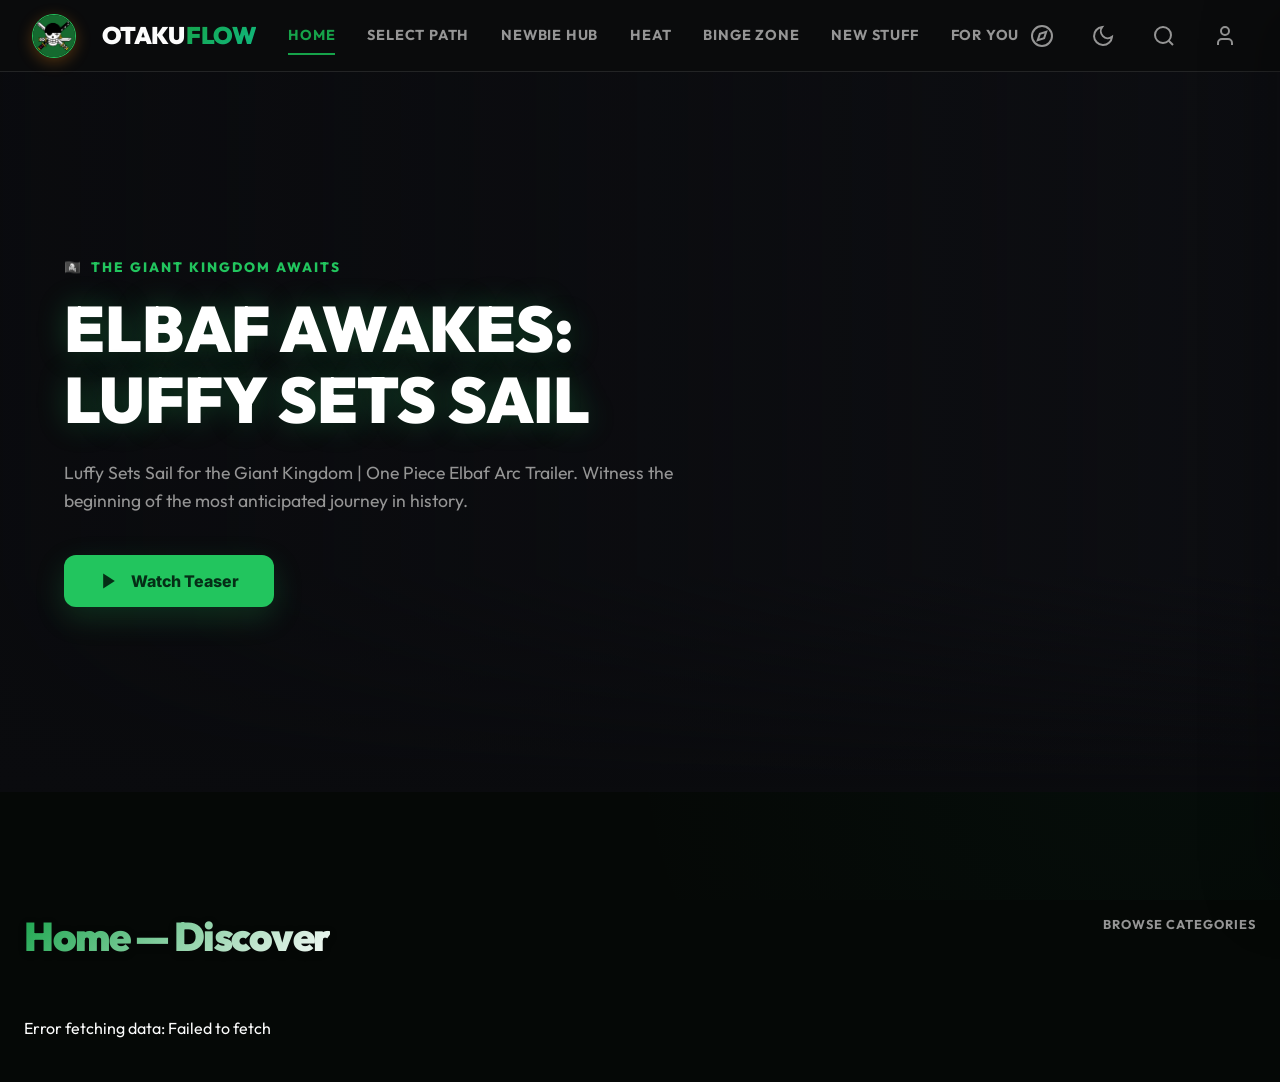
<file: index.html>
<!DOCTYPE html>
<html lang="en">
<head>
    <meta charset="UTF-8">
    <meta name="viewport" content="width=device-width, initial-scale=1.0">
    <title>Otaku-Flow | Watch High-Quality Anime</title>
    <link rel="stylesheet" href="style.css">
    <link href="https://fonts.googleapis.com/css2?family=Inter:wght@400;500;600;700;800;900&family=Outfit:wght@400;600;700;800;900&display=swap" rel="stylesheet">
</head>
<body>
    <!-- 1. DISCOVERY JOURNEY OVERLAY (Hidden by Default) -->
    <div class="type-selection-overlay hidden" id="selection-overlay">
        <!-- Floating anime background decorations -->
        <div class="anime-bg-layer">
            <div class="bokeh-layer"></div>
            <div class="particle-field"></div>
            <div class="god-rays"></div>
            <span class="floating-deco deco-1">⚔️</span>
            <span class="floating-deco deco-2">🍃</span>
            <span class="floating-deco petal-3">⚔️</span>
            <span class="floating-deco petal-4">🍃</span>
            <span class="floating-deco petal-5">⚔️</span>
            <span class="floating-deco petal-6">🍃</span>
            <span class="floating-deco star-1">✦</span>
            <span class="floating-deco star-2">✦</span>
            <span class="floating-deco star-3">✦</span>
            <span class="floating-deco star-4">✦</span>
            <span class="floating-deco star-5">✦</span>
            <span class="floating-deco star-6">✦</span>
            <div class="glow-orb orb-1"></div>
            <div class="glow-orb orb-2"></div>
            <div class="glow-orb orb-3"></div>
        </div>
        <div class="selection-content">
            <div class="selection-progress">
                <div class="progress-step active" data-step="1"></div>
                <div class="progress-step" data-step="2"></div>
                <div class="progress-step" data-step="3"></div>
            </div>
            <h1 class="selection-title" id="selection-title">Every journey begins with a choice</h1>
            <p class="selection-subtitle" id="selection-subtitle">What story calls to you?</p>
            <div class="type-grid" id="selection-grid">
                <!-- Content injected by app.js -->
            </div>
        </div>
    </div>

    <!-- 2. MAIN HEADER & NAVIGATION -->
    <header class="header">
        <a href="index.html" class="logo">
            <div class="logo-icon">
                <img src="logo/4cbf992843f12bc40618bfadd3aa9a9a.jpg" alt="Zoro Jolly Roger">
            </div>
            <span class="logo-text">OTAKU<span class="flow-accent">FLOW</span></span>
        </a>
        <nav class="nav-links">
            <a href="#" class="active" id="btn-home">HOME</a>
            <a href="#" id="btn-select-path">SELECT PATH</a>
            <a href="#" id="btn-first-time">NEWBIE HUB</a>
            <a href="#" id="btn-top">HEAT</a>
            <a href="#" id="btn-most-watched">BINGE ZONE</a>
            <a href="#" id="btn-trending">NEW STUFF</a>
            <a href="#" id="btn-for-you">FOR YOU</a>
        </nav>
        <div class="header_act">
            <button class="icon_botton compass-btn" id="btn-compass" title="Zoro's Compass">
                <svg width="24" height="24" viewBox="0 0 24 24" fill="none" stroke="currentColor" stroke-width="2"><circle cx="12" cy="12" r="10"/><path d="m16.24 7.76-2.12 6.36-6.36 2.12 2.12-6.36 6.36-2.12z"/></svg>
            </button>
            <button class="icon_botton" id="theme-toggle">
                <svg width="24" height="24" viewBox="0 0 24 24" fill="none" stroke="currentColor" stroke-width="2" class="moon-icon"><path d="M21 12.79A9 9 0 1 1 11.21 3 7 7 0 0 0 21 12.79z"/></svg>
                <svg width="24" height="24" viewBox="0 0 24 24" fill="none" stroke="currentColor" stroke-width="2" class="sun-icon" style="display:none;"><circle cx="12" cy="12" r="5"/><line x1="12" y1="1" x2="12" y2="3"/><line x1="12" y1="21" x2="12" y2="23"/><line x1="4.22" y1="4.22" x2="5.64" y2="5.64"/><line x1="18.36" y1="18.36" x2="19.78" y2="19.78"/><line x1="1" y1="12" x2="3" y2="12"/><line x1="21" y1="12" x2="23" y2="12"/><line x1="4.22" y1="19.78" x2="5.64" y2="18.36"/><line x1="18.36" y1="5.64" x2="19.78" y2="4.22"/></svg>
            </button>
            <button class="icon_botton" id="toggle-search">
                <svg width="24" height="24" viewBox="0 0 24 24" fill="none" stroke="currentColor" stroke-width="2"><circle cx="11" cy="11" r="8"/><path d="m21 21-4.3-4.3"/></svg>
            </button>
            <button class="icon_botton" id="btn-profile">
                <svg width="24" height="24" viewBox="0 0 24 24" fill="none" stroke="currentColor" stroke-width="2"><path d="M19 21v-2a4 4 0 0 0-4-4H9a4 4 0 0 0-4 4v2"/><circle cx="12" cy="7" r="4"/></svg>
            </button>
        </div>
    </header>
    <div class="search-overlay" id="search-container">
        <input type="text" id="search-input" placeholder="Search anime, episodes...">
        <button id="btn-search">SEARCH</button>
    </div>

    <!-- 3. TOP CINEMA BANNER (Hero Video) -->
    <section id="hero-blade" class="hero-blade"></section>

    <!-- 4. MAIN CONTENT AREA (Grid Display) -->
    <main class="content-container">
        <div class="content-header">
            <h1 class="header-title" id="current-category">Home — Discover</h1>
            <div class="header-controls">
                <button class="control-btn" id="btn-categories">BROWSE CATEGORIES</button>
            </div>
        </div>
        <div class="categories-overlay" id="categories-menu">
            <div class="genre-grid" id="genre-list"></div>
        </div>
        <div id="output">
        </div>
    </main>

    <!-- 5. USER PROFILE SIDEBAR -->
    <div class="sidebar-overlay" id="sidebar-overlay"></div>
    <div class="profile-sidebar" id="profile-sidebar">
        <div class="sidebar-header">
            <div class="user-info">
                <div class="user-avatar">
                   <svg width="24" height="24" viewBox="0 0 24 24" fill="none" stroke="currentColor" stroke-width="2"><path d="M20 21v-2a4 4 0 0 0-4-4H8a4 4 0 0 0-4 4v2"/><circle cx="12" cy="7" r="4"/></svg>
                </div>
                <div class="user-details">
                    <h3>Anime Fan</h3>
                    <p>Free Member</p>
                </div>
            </div>
            <button class="edit-btn">Edit</button>
        </div>
        <div class="sidebar-content">
            <div class="sidebar-menu-divider"></div>
            <a href="#" class="sidebar-item">
                <svg width="20" height="20" viewBox="0 0 24 24" fill="none" stroke="currentColor" stroke-width="2" stroke-linecap="round" stroke-linejoin="round"><path d="M20.84 4.61a5.5 5.5 0 0 0-7.78 0L12 5.67l-1.06-1.06a5.5 5.5 0 0 0-7.78 7.78l1.06 1.06L12 21.23l7.78-7.78 1.06-1.06a5.5 5.5 0 0 0 0-7.78z"/></svg>
                Favorites
            </a>
            <a href="#" class="sidebar-item">
                <svg width="20" height="20" viewBox="0 0 24 24" fill="none" stroke="currentColor" stroke-width="2" stroke-linecap="round" stroke-linejoin="round"><path d="M12 20v-6M6 20V10M18 20V4"/></svg>
                Watch History
            </a>
            <a href="#" class="sidebar-item">
                <svg width="20" height="20" viewBox="0 0 24 24" fill="none" stroke="currentColor" stroke-width="2" stroke-linecap="round" stroke-linejoin="round"><circle cx="12" cy="12" r="3"/><path d="M19.4 15a1.65 1.65 0 0 0 .33 1.82l.06.06a2 2 0 0 1 0 2.83 2 2 0 0 1-2.83 0l-.06-.06a1.65 1.65 0 0 0-1.82-.33 1.65 1.65 0 0 0-1 1.51V21a2 2 0 0 1-2 2 2 2 0 0 1-2-2v-.09A1.65 1.65 0 0 0 9 19.4a1.65 1.65 0 0 0-1.82.33l-.06.06a2 2 0 0 1-2.83 0 2 2 0 0 1 0-2.83l.06-.06a1.65 1.65 0 0 0 .33-1.82 1.65 1.65 0 0 0-1.51-1H3a2 2 0 0 1-2-2 2 2 0 0 1 2-2h.09A1.65 1.65 0 0 0 4.6 9a1.65 1.65 0 0 0-.33-1.82l-.06-.06a2 2 0 0 1 0-2.83 2 2 0 0 1 2.83 0l.06.06a1.65 1.65 0 0 0 1.82.33H9a1.65 1.65 0 0 0 1-1.51V3a2 2 0 0 1 2-2 2 2 0 0 1 2 2v.09a1.65 1.65 0 0 0 1 1.51 1.65 1.65 0 0 0 1.82-.33l.06-.06a2 2 0 0 1 2.83 0 2 2 0 0 1 0 2.83l-.06.06a1.65 1.65 0 0 0-.33 1.82V9a1.65 1.65 0 0 0 1.51 1H21a2 2 0 0 1 2 2 2 2 0 0 1-2 2h-.09a1.65 1.65 0 0 0-1.51 1z"/></svg>
                Settings
            </a>
            <div class="sidebar-menu-divider"></div>

            <div class="sidebar-menu-group">
                <a href="#" class="sidebar_menu_item">
                    <svg width="20" height="20" viewBox="0 0 24 24" fill="none" stroke="currentColor" stroke-width="2"
                        stroke-linecap="round" stroke-linejoin="round">
                        <circle cx="12" cy="12" r="10" />
                        <line x1="12" y1="8" x2="12" y2="12" />
                        <line x1="12" y1="16" x2="12.01" y2="16" />
                    </svg>
                    Help Center
                </a>
            </div>
            <a href="#" class="sidebar-item logout">
                <svg width="20" height="20" viewBox="0 0 24 24" fill="none" stroke="currentColor" stroke-width="2" stroke-linecap="round" stroke-linejoin="round"><path d="M9 21H5a2 2 0 0 1-2-2V5a2 2 0 0 1 2-2h4"/><polyline points="16 17 21 12 16 7"/><line x1="21" y1="12" x2="9" y2="12"/></svg>
                Log Out
            </a>
        </div>
    </div>
    <script src="config.js"></script>
    <script src="app.js"></script>
</body>
</html>
</file>
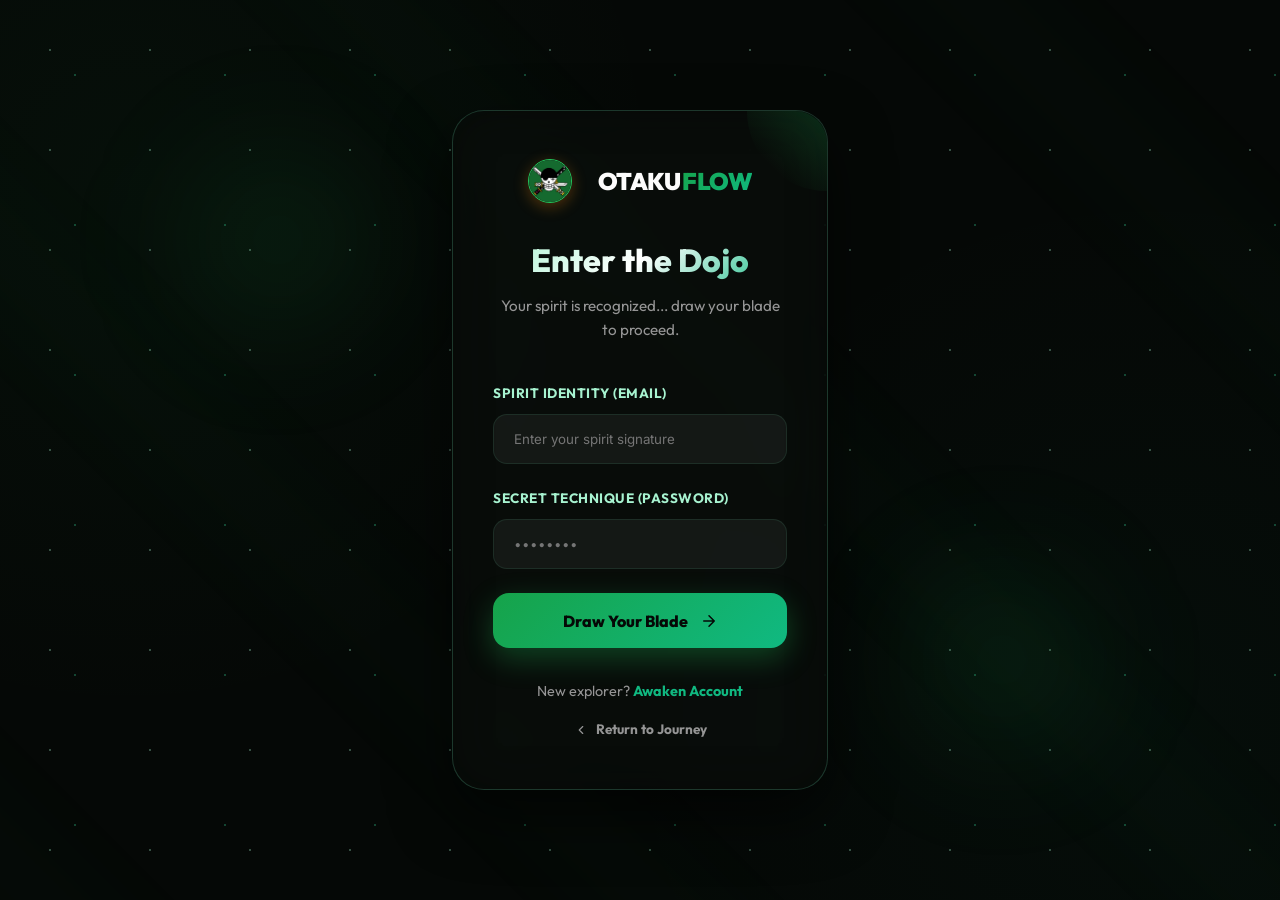
<file: login.html>
<!DOCTYPE html>
<html lang="en">

<head>
    <meta charset="UTF-8">
    <meta name="viewport" content="width=device-width, initial-scale=1.0">
    <title>Login | Otaku-Flow</title>
    <link rel="stylesheet" href="style.css">
    <link
        href="https://fonts.googleapis.com/css2?family=Inter:wght@400;500;600;700;800;900&family=Outfit:wght@400;600;700;800;900&display=swap"
        rel="stylesheet">
</head>

<body class="login-page">
    <!-- Cinematic Background -->
    <div class="anime-bg-layer">
        <div class="bokeh-layer"></div>
        <div class="particle-field"></div>
        <div class="god-rays"></div>
    </div>

    <div class="auth-container">
        <div class="auth-card">
            <a href="index.html" class="logo" style="margin-bottom: 2rem; justify-content: center;">
                <div class="logo-icon">
                    <img src="logo/4cbf992843f12bc40618bfadd3aa9a9a.jpg" alt="Zoro Jolly Roger">
                </div>
                <span class="logo-text" style="font-size: 1.5rem;">OTAKU<span class="flow-accent">FLOW</span></span>
            </a>
            <div class="auth-header">
                <h2>Enter the Dojo</h2>
                <p>Your spirit is recognized... draw your blade to proceed.</p>
            </div>
            <form id="login-form">
                <div class="form-group">
                    <label for="email">Spirit Identity (Email)</label>
                    <input type="email" id="email" placeholder="Enter your spirit signature" required>
                </div>
                <div class="form-group">
                    <label for="password">Secret Technique (Password)</label>
                    <input type="password" id="password" placeholder="••••••••" required>
                </div>
                <button type="submit" class="auth-btn">
                    <span>Draw Your Blade</span>
                    <svg width="18" height="18" viewBox="0 0 24 24" fill="none" stroke="currentColor" stroke-width="2" stroke-linecap="round" stroke-linejoin="round"><path d="M5 12h14m-7-7 7 7-7 7"/></svg>
                </button>
            </form>
            <div class="auth-footer">
                <p>New explorer? <a href="#">Awaken Account</a></p>
                <a href="index.html" class="back-home-link">
                    <svg width="14" height="14" viewBox="0 0 24 24" fill="none" stroke="currentColor" stroke-width="2" stroke-linecap="round" stroke-linejoin="round"><path d="m15 18-6-6 6-6"/></svg>
                    <span>Return to Journey</span>
                </a>
            </div>
        </div>
    </div>
    <script>

        document.getElementById('login-form').addEventListener('submit', (e) => {
            e.preventDefault();
            localStorage.setItem('otakuFlow_isLoggedIn', 'true');
            alert("Success! Welcome back to Otaku-Flow.");
            window.location.href = 'index.html';
        });
    </script>
</body>

</html>
</file>
<file: style.css>
* {
    margin: 0;
    padding: 0;
    box-sizing: border-box;
}


body {
    background-color: #050806;
    background-image: 
        radial-gradient(circle at 10% 20%, rgba(34, 197, 94, 0.04) 0%, transparent 40%),
        radial-gradient(circle at 90% 80%, rgba(16, 185, 129, 0.03) 0%, transparent 40%);
    background-attachment: fixed;
    color: #fcfcfc;
    font-family: 'Outfit', -apple-system, BlinkMacSystemFont, 'Segoe UI', Roboto, sans-serif;
    line-height: 1.6;
    transition: background-color 0.4s cubic-bezier(0.4, 0, 0.2, 1), color 0.4s ease;
    overflow-x: hidden;
}

/* Light Mode Overrides */
body.light_mode {
    background-color: #f7fdf9;
    background-image: 
        radial-gradient(circle at 10% 20%, rgba(34, 197, 94, 0.05) 0%, transparent 40%),
        radial-gradient(circle at 90% 80%, rgba(16, 185, 129, 0.04) 0%, transparent 40%);
    color: #064e3b;
}


.header {
    height: 72px;
    padding: 0 2rem;
    display: flex;
    align-items: center;
    justify-content: space-between;
    background-color: rgba(11, 12, 13, 0.95);
    backdrop-filter: blur(20px);
    -webkit-backdrop-filter: blur(20px);
    border-bottom: 1px solid rgba(255, 255, 255, 0.1);
    position: sticky;
    top: 0;
    z-index: 1000;
    transition: all 0.3s ease;
}

.logo {
    display: flex;
    align-items: center;
    gap: 0.85rem;
    cursor: pointer;
    text-decoration: none;
    color: inherit;
    transition: transform 0.3s ease;
}

.logo:hover {
    transform: scale(1.02);
}

.logo-icon {
    background: linear-gradient(135deg, #16a34a 0%, #10b981 100%);
    color: #0b0c0d;
    width: 38px;
    height: 38px;
    border-radius: 10px;
    display: flex;
    align-items: center;
    justify-content: center;
    box-shadow: 0 4px 15px rgba(249, 139, 22, 0.3);
}

.logo-text {
    font-family: 'Outfit', sans-serif;
    font-size: 1.5rem;
    font-weight: 900;
    letter-spacing: -0.5px;
    color: #fcfcfc;
    display: flex;
    align-items: center;
}

body.light_mode .logo-icon {
    box-shadow: 0 4px 15px rgba(34, 197, 94, 0.2);
}

body.light_mode .logo-text {
    color: #064e3b;
}

.flow-accent {
    background: linear-gradient(135deg, #16a34a 0%, #10b981 100%);
    -webkit-background-clip: text;
    background-clip: text;
    -webkit-text-fill-color: transparent;
    margin-left: 2px;
}

.nav-links {
    display: flex;
    gap: 2rem;
    margin-left: 2rem;
}

.nav-links a {
    text-decoration: none;
    color: #959595;
    font-size: 0.9rem;
    font-weight: 700;
    text-transform: uppercase;
    letter-spacing: 0.8px;
    transition: all 0.3s ease;
    font-family: 'Outfit', sans-serif;
    position: relative;
    padding: 0.5rem 0;
}

body.light_mode .nav-links a {
    color: #5c5e66;
}

.nav-links a::after {
    content: '';
    position: absolute;
    bottom: 0;
    left: 0;
    width: 0;
    height: 2px;
    background-color: #16a34a;
    transition: width 0.3s ease;
}

.nav-links a:hover {
    color: #fcfcfc;
}

body.light_mode .nav-links a:hover {
    color: #1a1b1e;
}

.nav-links a:hover::after,
.nav-links a.active::after {
    width: 100%;
}

body.light_mode .nav-links a.active {
    color: #065f46;
}

body.light_mode .nav-links a::after {
    background-color: #065f46;
    height: 3px;
    border-radius: 2px;
}

.nav-links a.active {
    color: #16a34a;
}

.header_act {
    display: flex;
    align-items: center;
    gap: 1rem;
}

.icon_botton {
    background: transparent;
    border: 1px solid transparent;
    color: #959595;
    cursor: pointer;
    padding: 0.6rem;
    border-radius: 12px;
    transition: all 0.3s cubic-bezier(0.4, 0, 0.2, 1);
    display: flex;
    align-items: center;
    justify-content: center;
}

body.light_mode .icon_botton {
    color: #5c5e66;
}

.icon_botton:hover {
    background-color: #1e2025;
    border-color: rgba(255, 255, 255, 0.1);
    color: #16a34a;
    transform: translateY(-2px);
}

body.light_mode .icon_botton:hover {
    background-color: #f1f3f5;
    border-color: rgba(0, 0, 0, 0.08);
}

body.light_mode .header {
    background-color: #ffffff;
    border-bottom: 1px solid rgba(0, 0, 0, 0.08);
}

.sidebar-menu-divider {
    height: 1px;
    background: rgba(255, 255, 255, 0.1);
    margin: 1rem 1.5rem;
}

body.light_mode .sidebar-menu-divider {
    background: rgba(0, 0, 0, 0.1);
}

.sidebar-menu-group {
    margin: 1rem 0;
}

.sidebar_menu_item {
    display: flex;
    align-items: center;
    gap: 1rem;
    padding: 0.85rem 1.5rem;
    color: #959595;
    text-decoration: none;
    font-size: 0.9rem;
    font-weight: 600;
    transition: all 0.2s;
}

body.light_mode .sidebar_menu_item {
    color: #666666;
}

.sidebar_menu_item:hover {
    color: #16a34a;
    background: rgba(255, 255, 255, 0.03);
}

body.light_mode .sidebar_menu_item:hover {
    background: rgba(0, 0, 0, 0.03);
}


.content-container {
    padding: 2.5rem 1.5rem;
    max-width: 1400px;
    margin: 0 auto;
    transition: margin-top 0.4s cubic-bezier(0.4, 0, 0.2, 1);
}

.episodes-grid {
    display: grid;
    grid-template-columns: repeat(auto-fill, minmax(280px, 1fr));
    gap: 2.5rem;
    padding: 2.5rem 0;
}

.content-header {
    display: flex;
    justify-content: space-between;
    align-items: center;
    margin-bottom: 2rem;
}

.header-title {
    font-family: 'Outfit', sans-serif;
    font-size: 1.5rem;
    font-weight: 800;
    color: #fcfcfc;
}

#current-category {
    font-family: 'Outfit', sans-serif;
    font-size: 2.5rem;
    font-weight: 900;
    margin: 2.5rem 0 1rem;
    background: linear-gradient(135deg, #16a34a 0%, #fcfcfc 100%);
    -webkit-background-clip: text;
    background-clip: text;
    -webkit-text-fill-color: transparent;
    display: inline-block;
    letter-spacing: -1.5px;
    filter: drop-shadow(0 2px 4px rgba(0,0,0,0.1));
}

body.light_mode #current-category {
    background: #065f46;
    -webkit-background-clip: text;
    background-clip: text;
    -webkit-text-fill-color: transparent;
    filter: none;
}

.control-btn {
    background: none;
    border: none;
    color: #959595;
    font-family: 'Outfit', sans-serif;
    font-size: 0.8rem;
    font-weight: 700;
    text-transform: uppercase;
    letter-spacing: 1px;
    cursor: pointer;
    transition: color 0.2s;
}

body.light_mode .control-btn {
    color: #666666;
}

.control-btn:hover {
    color: #fcfcfc;
}

body.light_mode .control-btn:hover {
    color: #0b0c0d;
}

.episodes-grid {
    display: grid;
    grid-template-columns: repeat(auto-fill, minmax(280px, 1fr));
    gap: 2.5rem;
    padding: 2.5rem 0;
}


.anime-list-item {
    background-color: transparent;
    width: 100%;
    height: 460px;
    perspective: 2000px;
}

.flip-card-inner {
    position: relative;
    width: 100%;
    height: 100%;
    transition: transform 0.8s cubic-bezier(0.4, 0, 0.2, 1);
    transform-style: preserve-3d;
    cursor: pointer;
}

.anime-list-item:hover .flip-card-inner {
    transform: rotateY(180deg);
}

.flip-card-front, .flip-card-back {
    position: absolute;
    width: 100%;
    height: 100%;
    backface-visibility: hidden;
    border-radius: 20px;
    padding: 0;
    transition: all 0.4s ease;
    overflow: hidden;
}

.flip-card-front {
    transform: rotateY(0deg);
    background: #141519;
}

.flip-card-back {
    transform: rotateY(180deg);
    background: linear-gradient(135deg, #12141a 0%, #0b0c0d 100%);
    padding: 1.5rem;
    display: flex;
    flex-direction: column;
    justify-content: space-between;
    border: 1px solid rgba(255, 255, 255, 0.1);
    box-shadow: 0 0 30px rgba(34, 197, 94, 0.2), 0 20px 50px rgba(0, 0, 0, 0.6);
}

body.light_mode .flip-card-back {
    background: linear-gradient(135deg, #ffffff 0%, #f0fdf4 100%);
    border: 1px solid rgba(16, 185, 129, 0.2);
    box-shadow: 0 15px 35px rgba(6, 95, 70, 0.1);
    color: #064e3b;
}

.anime-list-item:hover .flip-card-front,
.anime-list-item:hover .flip-card-back {
    border-color: rgba(249, 139, 22, 0.8);
    box-shadow: 0 0 30px rgba(249, 139, 22, 0.2), 0 20px 50px rgba(0, 0, 0, 0.6);
}

/* Shimmer and Polish */

.card-shimmer {
    position: absolute;
    top: 0; left: -150%; width: 200%; height: 100%;
    background: linear-gradient(
        45deg,
        transparent 30%,
        rgba(255, 255, 255, 0.05) 50%,
        transparent 70%
    );
    transform: rotate(45deg);
    animation: card-glide 4s infinite linear;
    pointer-events: none;
    z-index: 5;
}

@keyframes card-glide {
    0% { left: -150%; }
    100% { left: 150%; }
}

.flip-card-front {
    background-color: #141519;
}

/* Specular Highlight on Card */
.flip-card-inner::before {
    content: '';
    position: absolute;
    top: 0;
    left: 0;
    right: 0;
    height: 50%;
    background: linear-gradient(to bottom, rgba(255, 255, 255, 0.05) 0%, transparent 100%);
    z-index: 5;
    pointer-events: none;
    border-radius: 24px 24px 0 0;
}

/* Shadow Polish */

.poster-stack {
    position: relative;
    width: 100%;
    height: 100%;
}

.main-poster {
    width: 100%;
    height: 100%;
    object-fit: cover;
}

.anime-poster {
    width: 100%;
    aspect-ratio: 2/3;
    object-fit: cover;
    border-radius: 20px;
    box-shadow: 0 20px 40px rgba(0, 0, 0, 0.4);
    transition: all 0.5s cubic-bezier(0.4, 0, 0.2, 1);
}

body.light_mode .anime-poster {
    box-shadow: 0 15px 35px rgba(6, 95, 70, 0.08);
    border: 1px solid rgba(6, 95, 70, 0.05);
}

.poster-overlay {
    position: absolute;
    bottom: 0;
    left: 0;
    width: 100%;
    padding: 5rem 1.5rem 1.5rem;
    background: linear-gradient(to top, rgba(11, 12, 13, 1) 0%, rgba(11, 12, 13, 0.8) 40%, transparent 100%);
    z-index: 3;
}

.poster-overlay .item-title {
    margin: 0;
    font-size: 1.25rem;
    font-weight: 800;
    text-shadow: 0 2px 10px rgba(0,0,0,0.5);
    color: #ffffff;
    letter-spacing: -0.2px;
}

body.light_mode .poster-overlay {
    background: linear-gradient(to top, rgba(6, 95, 70, 0.95) 0%, rgba(6, 95, 70, 0.4) 40%, transparent 100%);
}

body.light_mode .poster-overlay .item-title {
    color: #ffffff;
    text-shadow: 0 1px 4px rgba(0,0,0,0.3);
}

.save-btn {
    display: flex;
    align-items: center;
    gap: 0.5rem;
    background: rgba(255, 255, 255, 0.05);
    border: 1px solid rgba(255, 255, 255, 0.1);
    color: #959595;
    padding: 0.35rem 0.75rem;
    border-radius: 4px;
    font-size: 0.75rem;
    font-weight: 700;
    cursor: pointer;
    transition: all 0.2s ease;
    width: fit-content;
    margin-top: 0.75rem;
    text-transform: uppercase;
    letter-spacing: 0.5px;
}

body.light_mode .save-btn {
    background: rgba(0, 0, 0, 0.04);
    border: 1px solid rgba(0, 0, 0, 0.1);
    color: #666666;
}

.save-btn:hover {
    background: rgba(255, 255, 255, 0.1);
    color: #fcfcfc;
}

body.light_mode .nav-links a:hover {
    color: #10b981;
}

body.light_mode .header {
    background-color: rgba(255, 255, 255, 0.9);
    border-bottom: 1px solid rgba(16, 185, 129, 0.1);
}

body.light_mode .save-btn:hover {
    background: rgba(0, 0, 0, 0.08);
    color: #0b0c0d;
}

.save-btn.active {
    background: rgba(22, 163, 74, 0.15);
    color: #16a34a;
    border-color: #16a34a;
}

body.light_mode .save-btn.active {
    background: rgba(249, 139, 22, 0.1);
}

.item-content {
    display: flex;
    flex-direction: column;
    height: 100%;
}

.title-link {
    text-decoration: none;
    color: inherit;
}

.item-title {
    font-weight: 800;
    font-size: 1.25rem;
    color: #fcfcfc;
    margin-bottom: 0.75rem;
    line-height: 1.3;
    transition: color 0.2s;
}

body.light_mode .item-title {
    color: #1a1b1e;
}

.item-synopsis {
    font-size: 0.9rem;
    color: #959595;
    margin: 0.5rem 0;
    line-height: 1.6;
    display: -webkit-box;
    -webkit-line-clamp: 5;
    line-clamp: 5;
    -webkit-box-orient: vertical;
    overflow: hidden;
    transition: all 0.3s ease;
    flex-grow: 1;
}

body.light_mode .item-synopsis {
    color: #5c5e66;
}

.item-synopsis.expanded {
    -webkit-line-clamp: unset;
    line-clamp: unset;
    display: block;
}

.read-more-btn {
    background: none;
    border: none;
    color: #16a34a;
    font-size: 0.75rem;
    font-weight: 700;
    cursor: pointer;
    padding: 0;
    margin-bottom: 0.75rem;
    text-transform: uppercase;
    letter-spacing: 0.5px;
    display: block;
}

.read-more-btn:hover {
    text-decoration: underline;
}

.item-meta {
    font-size: 0.7rem;
    color: #959595;
    text-transform: uppercase;
    letter-spacing: 0.5px;
    font-weight: 600;
}

.premium-icon {
    color: #fab818;
}

.release-time {
    color: #37d3be;
    font-weight: 700;
}

.search-overlay {
    position: fixed;
    top: 72px;
    left: 0;
    width: 100%;
    background-color: #141519;
    padding: 1.5rem 2rem;
    display: none;
    align-items: center;
    gap: 1.5rem;
    z-index: 999;
    border-bottom: 1px solid rgba(255, 255, 255, 0.1);
    box-shadow: 0 20px 40px rgba(0, 0, 0, 0.1);
    animation: fadeInDown 0.4s cubic-bezier(0.4, 0, 0.2, 1);
}

body.light_mode .search-overlay {
    background-color: #ffffff;
    border-bottom: 1px solid rgba(16, 185, 129, 0.1);
}

main.search-active {
    margin-top: 100px;
}

#search-input {
    background: #1e2025;
    border: 1px solid rgba(255, 255, 255, 0.1);
    border-radius: 12px;
    color: #fcfcfc;
    padding: 0.8rem 1.2rem;
    font-size: 1.1rem;
    width: 100%;
    outline: none;
    transition: all 0.3s ease;
}

body.light_mode #search-input {
    background: #f1f3f5;
    border: 1px solid rgba(0, 0, 0, 0.08);
    color: #1a1b1e;
}

#search-input:focus {
    border-color: #16a34a;
    box-shadow: 0 0 0 3px rgba(22, 163, 74, 0.4);
}

body.light_mode #search-input:focus {
    box-shadow: 0 0 0 3px rgba(249, 139, 22, 0.2);
}

#btn-search {
    background: #16a34a;
    border: none;
    padding: 0.6rem 1.5rem;
    color: black;
    font-weight: 800;
    border-radius: 4px;
    cursor: pointer;
}

.categories-overlay {
    background: #141519;
    backdrop-filter: blur(10px);
    border: 1px solid rgba(255, 255, 255, 0.1);
    border-radius: 8px;
    padding: 1.5rem;
    margin-bottom: 2rem;
    display: none;
    animation: slideDown 0.3s cubic-bezier(0.4, 0, 0.2, 1);
}

body.light_mode .categories-overlay {
    background: #f4f4f7;
    border: 1px solid rgba(0, 0, 0, 0.1);
}

.categories-overlay.active {
    display: block;
}

.genre-grid {
    display: grid;
    grid-template-columns: repeat(auto-fill, minmax(140px, 1fr));
    gap: 0.75rem;
}

.genre-btn {
    background: rgba(255, 255, 255, 0.03);
    border: 1px solid rgba(255, 255, 255, 0.1);
    color: #fcfcfc;
    padding: 0.6rem 1rem;
    border-radius: 4px;
    font-size: 0.85rem;
    font-weight: 600;
    cursor: pointer;
    transition: all 0.2s ease;
}

body.light_mode .genre-btn {
    background: rgba(0, 0, 0, 0.04);
    border: 1px solid rgba(0, 0, 0, 0.1);
    color: #0b0c0d;
}

.genre-btn:hover {
    background: #16a34a;
    color: black;
}

.profile-sidebar {
    position: fixed;
    top: 0;
    right: -320px;
    width: 320px;
    height: 100vh;
    background-color: #141519;
    z-index: 2000;
    box-shadow: -20px 0 60px rgba(0, 0, 0, 0.2);
    transition: right 0.5s cubic-bezier(0.4, 0, 0.2, 1);
    display: flex;
    flex-direction: column;
    border-left: 1px solid rgba(255, 255, 255, 0.1);
}

body.light_mode .profile-sidebar {
    background-color: #ffffff;
    border-left: 1px solid rgba(0, 0, 0, 0.08);
}

.profile-sidebar.active {
    right: 0;
}

.sidebar-overlay {
    position: fixed;
    top: 0;
    left: 0;
    width: 100%;
    height: 100%;
    background: rgba(0, 0, 0, 0.7);
    backdrop-filter: blur(4px);
    z-index: 1999;
    display: none;
    opacity: 0;
    transition: opacity 0.3s ease;
}

.sidebar-overlay.active {
    display: block;
    opacity: 1;
}

.sidebar-header {
    padding: 1.5rem;
    display: flex;
    align-items: center;
    justify-content: space-between;
    border-bottom: 1px solid rgba(255, 255, 255, 0.1);
}

body.light_mode .sidebar-header {
    border-bottom: 1px solid rgba(0, 0, 0, 0.1);
}

.logo-icon {
    width: 44px;
    height: 44px;
    min-width: 44px;
    min-height: 44px;
    display: flex;
    align-items: center;
    justify-content: center;
    border-radius: 50%;
    overflow: hidden;
    border: 1.5px solid #22c55e;
    background: #111;
    transition: all 0.5s cubic-bezier(0.175, 0.885, 0.32, 1.275);
    margin-right: 12px;
}

.logo-icon img {
    width: 100%;
    height: 100%;
    object-fit: cover;
    display: block;
}

.logo:hover .logo-icon {
    background: radial-gradient(circle, rgba(34, 197, 94, 0.25) 0%, transparent 70%);
}

.logo:hover .logo-icon svg {
    filter: drop-shadow(0 0 18px rgba(34, 197, 94, 0.7));
}

.user-avatar {
    width: 44px;
    height: 44px;
    background: rgba(255, 255, 255, 0.03);
    border-radius: 50%;
    display: flex;
    align-items: center;
    justify-content: center;
    color: #959595;
    border: 1px solid rgba(255, 255, 255, 0.1);
}

.user-details h3 {
    font-size: 1rem;
    font-weight: 700;
    color: #fcfcfc;
}

body.light_mode .user-details h3 {
    color: #0b0c0d;
}

.sidebar-item {
    display: flex;
    align-items: center;
    gap: 1rem;
    padding: 0.85rem 1.5rem;
    color: #fcfcfc;
    text-decoration: none;
    font-size: 0.9rem;
    font-weight: 600;
}

body.light_mode .sidebar-item {
    color: #0b0c0d;
}

.sidebar-item:hover {
    background: rgba(255, 255, 255, 0.03);
    color: #16a34a;
}

body.light_mode .sidebar-item:hover {
    background: rgba(0, 0, 0, 0.04);
}

@keyframes slideDown {
    from {
        opacity: 0;
        transform: translateY(-10px);
    }

    to {
        opacity: 1;
        transform: translateY(0);
    }
}

.skeleton-item {
    background: linear-gradient(90deg, #141519 25%, #1e2029 50%, #141519 75%);
    background-size: 200% 100%;
    animation: skeleton-loading 1.5s infinite;
}

body.light_mode .skeleton-item {
    background: linear-gradient(90deg, #f1f3f5 25%, #e9ecef 50%, #f1f3f5 75%);
}

.skeleton-poster {
    width: 100%;
    height: 100%;
    background: #1e2025;
    border-radius: 24px;
}

body.light_mode .skeleton-poster {
    background: #e9ecef;
}

.skeleton-text {
    background: #1e2025;
    border-radius: 4px;
    margin-bottom: 8px;
}

body.light_mode .skeleton-text {
    background: #e9ecef;
}

@keyframes skeleton-loading {
    0% {
        background-position: 200% 0;
    }

    100% {
        background-position: -200% 0;
    }
}

.empty-state {
    text-align: center;
    padding: 5rem 2rem;
    background: #141519;
    border-radius: 12px;
    border: 1px dashed rgba(255, 255, 255, 0.1);
    margin-top: 2rem;
}

.empty-state-icon {
    color: #959595;
    margin-bottom: 1.5rem;
    opacity: 0.5;
}

.empty-state-title {
    font-family: 'Outfit', sans-serif;
    font-size: 1.5rem;
    margin-bottom: 0.75rem;
}

.empty-state-text {
    color: #959595;
    max-width: 400px;
    margin: 0 auto;
}

.type-selection-overlay {
    position: fixed;
    top: 0;
    left: 0;
    width: 100%;
    height: 100%;
    background:
        radial-gradient(ellipse at 50% -10%, rgba(34, 197, 94, 0.35) 0%, transparent 55%),
        radial-gradient(ellipse at 90% 90%, rgba(16, 185, 129, 0.2) 0%, transparent 45%),
        radial-gradient(ellipse at 10% 85%, rgba(5, 150, 105, 0.2) 0%, transparent 45%),
        radial-gradient(ellipse at 50% 50%, rgba(10, 25, 15, 0.9) 0%, #050806 100%);
    backdrop-filter: blur(40px) saturate(180%);
    -webkit-backdrop-filter: blur(40px) saturate(180%);
    z-index: 9999;
    display: flex;
    align-items: center;
    justify-content: center;
    transition: opacity 0.8s cubic-bezier(0.4, 0, 0.2, 1), visibility 0.8s;
    overflow: hidden;
}

.type-selection-overlay.hidden {
    opacity: 0;
    visibility: hidden;
    pointer-events: none;
}

.anime-bg-layer {
    position: absolute;
    top: 0; left: 0;
    width: 100%; height: 100%;
    pointer-events: none;
    z-index: 0;
    overflow: hidden;
}

.bokeh-layer {
    position: absolute;
    top: 0; left: 0; width: 100%; height: 100%;
}

.bokeh-layer::before,
.bokeh-layer::after {
    content: '';
    position: absolute;
    width: 300px; height: 300px;
    border-radius: 50%;
    background: radial-gradient(circle, rgba(34, 197, 94, 0.1) 0%, transparent 70%);
    filter: blur(50px);
    animation: bokeh-drift 15s ease-in-out infinite alternate;
}

.bokeh-layer::before { top: 10%; left: 10%; }
.bokeh-layer::after { bottom: 10%; right: 10%; animation-delay: -7s; }

@keyframes bokeh-drift {
    from { transform: translate(0, 0) scale(1); }
    to { transform: translate(100px, 50px) scale(1.2); }
}

.particle-field {
    position: absolute;
    top: 0; left: 0; width: 100%; height: 100%;
}

.particle-field::before {
    content: '';
    position: absolute;
    top: 0; left: 0; width: 100%; height: 100%;
    background-image: 
        radial-gradient(circle, #a7f3d0 1px, transparent 1px),
        radial-gradient(circle, #34d399 1.5px, transparent 1.5px);
    background-size: 100px 100px, 150px 150px;
    animation: particles-float 20s linear infinite;
    opacity: 0.3;
}

@keyframes particles-float {
    from { background-position: 0 0; }
    to { background-position: 100px 500px; }
}

.god-rays {
    position: absolute;
    top: -50%; left: -50%; width: 200%; height: 200%;
    background: repeating-linear-gradient(
        45deg,
        transparent,
        transparent 10%,
        rgba(34, 197, 94, 0.03) 12%,
        transparent 14%
    );
    filter: blur(40px);
    animation: rays-rotate 60s linear infinite;
    pointer-events: none;
}

@keyframes rays-rotate {
    from { transform: rotate(0deg); }
    to { transform: rotate(360deg); }
}

/* ==== Glowing Orbs ==== */
.glow-orb {
    position: absolute;
    border-radius: 50%;
    filter: blur(80px);
    animation: orb-pulse 8s ease-in-out infinite;
}

.orb-1 {
    width: 500px; height: 500px;
    background: radial-gradient(circle, rgba(34, 197, 94, 0.25) 0%, transparent 70%);
    top: -15%; left: 30%;
    animation-delay: 0s;
}

.orb-2 {
    width: 400px; height: 400px;
    background: radial-gradient(circle, rgba(5, 150, 105, 0.2) 0%, transparent 70%);
    bottom: -10%; right: 5%;
    animation-delay: -3s;
}

.orb-3 {
    width: 350px; height: 350px;
    background: radial-gradient(circle, rgba(16, 185, 129, 0.2) 0%, transparent 70%);
    bottom: 0%; left: -5%;
    animation-delay: -6s;
}

@keyframes orb-pulse {
    0%, 100% { transform: scale(1); opacity: 0.7; }
    50% { transform: scale(1.15); opacity: 1; }
}

/* ==== Floating Sakura Petals ==== */
.floating-deco {
    position: absolute;
    pointer-events: none;
    animation: fall-petal linear infinite;
    opacity: 0;
}

/* Sakura petals - fall from top */
/* Vortex leaves */
.petal-1 { font-size: 20px; left: 10%; top: 10%; animation: vortex-leaf 10s linear infinite; animation-delay: 0s; }
.petal-2 { font-size: 28px; left: 80%; top: 20%; animation: vortex-leaf 13s linear infinite; animation-delay: -4s; }
.petal-3 { font-size: 16px; left: 30%; top: 70%; animation: vortex-leaf 9s linear infinite;  animation-delay: -2s; }
.petal-4 { font-size: 24px; left: 60%; top: 50%; animation: vortex-leaf 12s linear infinite; animation-delay: -7s; }
.petal-5 { font-size: 18px; left: 40%; top: 30%; animation: vortex-leaf 11s linear infinite; animation-delay: -1s; }
.petal-6 { font-size: 22px; left: 85%; top: 80%; animation: vortex-leaf 14s linear infinite; animation-delay: -5s; }

/* Sparkle stars - float and twinkle */
.star-1 { font-size: 12px; color: rgba(167, 243, 208, 0.7);  left: 5%;  top: 20%; animation: twinkle-star 4s ease-in-out infinite; animation-delay: 0s; }
.star-2 { font-size: 18px; color: rgba(110, 231, 183, 0.7);  left: 20%; top: 60%; animation: twinkle-star 5s ease-in-out infinite; animation-delay: -1s; }
.star-3 { font-size: 10px; color: rgba(209, 250, 229, 0.8);  left: 40%; top: 10%; animation: twinkle-star 3.5s ease-in-out infinite; animation-delay: -2.5s; }
.star-4 { font-size: 14px; color: rgba(52, 211, 153, 0.7);  left: 60%; top: 75%; animation: twinkle-star 6s ease-in-out infinite; animation-delay: -0.5s; }
.star-5 { font-size: 16px; color: rgba(167, 243, 208, 0.6);  left: 75%; top: 25%; animation: twinkle-star 4.5s ease-in-out infinite; animation-delay: -3s; }
.star-6 { font-size: 11px; color: rgba(110, 231, 183, 0.6);  left: 90%; top: 50%; animation: twinkle-star 5.5s ease-in-out infinite; animation-delay: -1.5s; }

@keyframes vortex-leaf {
    0% {
        transform: translate(0, 0) rotate(0deg) scale(0);
        opacity: 0;
    }
    10% {
        opacity: 0.8;
        scale: 1;
    }
    100% {
        transform: translate(calc(100vw * 0.2), calc(100vh * 0.2)) rotate(720deg) scale(0.5);
        opacity: 0;
    }
}

@keyframes twinkle-star {
    0%, 100% { opacity: 0.2; transform: scale(0.8); }
    50%       { opacity: 0.9; transform: scale(1.3); }
}



.selection-content {
    text-align: center;
    max-width: 1000px;
    width: 100%;
    padding: 2rem;
    animation: fadeInScale 0.8s cubic-bezier(0.4, 0, 0.2, 1);
    position: relative;
    z-index: 1;
}


@keyframes fadeInScale {
    from {
        opacity: 0;
        transform: scale(0.95);
    }

    to {
        opacity: 1;
        transform: scale(1);
    }
}

.selection-title {
    font-family: 'Outfit', sans-serif;
    font-size: 2.75rem;
    font-weight: 900;
    margin-bottom: 0.75rem;
    line-height: 1.2;
    background: linear-gradient(135deg, #a7f3d0 0%, #ffffff 50%, #10b981 100%);
    -webkit-background-clip: text;
    background-clip: text;
    -webkit-text-fill-color: transparent;
    letter-spacing: 0.5px;
    text-transform: none;
    text-shadow: none;
    filter: drop-shadow(0 0 40px rgba(16, 185, 129, 0.4));
}


.selection-subtitle {
    font-size: 1.2rem;
    color: #959595;
    margin-bottom: 2.5rem;
    font-weight: 500;
}

.selection-progress {
    display: flex;
    justify-content: center;
    gap: 1.5rem;
    margin-bottom: 2rem;
}

.progress-step {
    width: 10px;
    height: 10px;
    border-radius: 50%;
    background: rgba(255, 255, 255, 0.1);
    transition: all 0.4s cubic-bezier(0.4, 0, 0.2, 1);
    position: relative;
}

.progress-step.active {
    background: #22c55e;
    transform: scale(1.4);
    box-shadow: 0 0 15px rgba(34, 197, 94, 0.6);
}

.progress-step.active::after {
    content: '';
    position: absolute;
    top: -4px;
    left: -4px;
    right: -4px;
    bottom: -4px;
    border: 1px solid #22c55e;
    border-radius: 50%;
    opacity: 0.3;
}

.type-grid {
    display: grid;
    grid-template-columns: repeat(2, 1fr);
    gap: 2rem;
    max-width: 700px;
    margin: 0 auto;
    perspective: 1000px;
}

.type-card {
    background: 
        radial-gradient(circle at 50% 120%, rgba(34, 197, 94, 0.15) 0%, transparent 60%),
        linear-gradient(135deg, rgba(255, 255, 255, 0.1) 0%, rgba(10, 15, 12, 0.6) 100%),
        radial-gradient(rgba(255, 255, 255, 0.05) 1px, transparent 0);
    background-size: 100% 100%, 100% 100%, 15px 15px; /* Halftone texture */
    border: 1.5px solid rgba(110, 231, 183, 0.25);
    box-shadow: 
        inset 0 0 40px rgba(0, 0, 0, 0.4),
        0 25px 60px rgba(0, 0, 0, 0.7);
    backdrop-filter: blur(25px);
    -webkit-backdrop-filter: blur(25px);
    border-radius: 32px;
    padding: 2.25rem 1.5rem;
    cursor: pointer;
    transition: all 0.7s cubic-bezier(0.19, 1, 0.22, 1);
    display: flex;
    flex-direction: column;
    align-items: center;
    gap: 1rem;
    position: relative;
    overflow: hidden;
    transform-style: preserve-3d;
}

/* Single Accent Corner - Premium Look */
.type-card::before {
    content: '';
    position: absolute;
    top: 0; right: 0;
    width: 60px; height: 60px;
    background: linear-gradient(225deg, rgba(110, 231, 183, 0.3) 0%, transparent 70%);
    border-radius: 0 32px 0 100%;
    transition: all 0.5s ease;
    opacity: 0.8;
}

.type-card::after {
    content: '';
    position: absolute;
    bottom: 2.25rem; left: 1.5rem; right: 1.5rem;
    height: 1px;
    background: linear-gradient(90deg, transparent, rgba(110, 231, 183, 0.2), transparent);
    transition: all 0.5s ease;
}

.type-card::after {
    content: '';
    position: absolute;
    top: -150%;
    left: -150%;
    width: 400%;
    height: 400%;
    background: linear-gradient(45deg, 
        transparent 45%, 
        rgba(255, 255, 255, 0.15) 50%, 
        transparent 55%);
    transform: rotate(45deg);
    transition: all 1s ease;
    pointer-events: none;
    z-index: 2;
    animation: shimmer 5s infinite;
}

@keyframes shimmer {
    0% { transform: rotate(45deg) translate(-100%, -100%); }
    20%, 100% { transform: rotate(45deg) translate(100%, 100%); }
}

.type-card:hover::after {
    animation: none;
    top: 150%;
    left: 150%;
}

.type-card.fade-out {
    opacity: 0;
    transform: scale(0.9) translateY(-10px);
}

.type-card.fade-in {
    animation: cardEntrance 0.6s cubic-bezier(0.4, 0, 0.2, 1) forwards;
}

@keyframes cardEntrance {
    from {
        opacity: 0;
        transform: translateY(20px) scale(0.95);
    }

    to {
        opacity: 1;
        transform: translateY(0) scale(1);
    }
}

.type-card::before {
    content: '';
    position: absolute;
    top: 0;
    left: 0;
    width: 100%;
    height: 100%;
    background: linear-gradient(180deg, transparent 0%, rgba(255, 255, 255, 0.05) 100%);
    opacity: 0;
    transition: opacity 0.5s ease;
}

.type-card:hover {
    transform: translateY(-15px) rotateX(8deg) rotateY(4deg) scale(1.02);
    background-color: rgba(34, 197, 94, 0.2);
    border-color: rgba(110, 231, 183, 0.8);
    box-shadow: 
        0 40px 80px rgba(0, 0, 0, 0.7), 
        0 0 50px rgba(34, 197, 94, 0.3);
    animation: haki-breathe 3s ease-in-out infinite;
}

.type-card:hover::before {
    width: 100px; height: 100px;
    background: linear-gradient(225deg, rgba(110, 231, 183, 0.6) 0%, transparent 70%);
}

@keyframes haki-breathe {
    0%, 100% { filter: brightness(1) drop-shadow(0 0 10px rgba(34, 197, 94, 0.2)); }
    50% { filter: brightness(1.1) drop-shadow(0 0 30px rgba(34, 197, 94, 0.4)); }
}

.type-icon {
    width: 80px;
    height: 80px;
    border-radius: 50%;
    display: flex;
    align-items: center;
    justify-content: center;
    margin-bottom: 0.75rem;
    transition: all 0.6s cubic-bezier(0.19, 1, 0.22, 1);
    position: relative;
    background: radial-gradient(circle, rgba(16, 185, 129, 0.25) 0%, rgba(5, 46, 22, 0.8) 100%);
    border: 2px solid rgba(110, 231, 183, 0.3);
    overflow: hidden;
}

/* Spirit Orb Glow Ring */
.type-icon::before {
    content: '';
    position: absolute;
    top: -5px; left: -5px; right: -5px; bottom: -5px;
    border: 3px solid transparent;
    border-top: 3px solid rgba(110, 231, 183, 0.8);
    border-radius: 50%;
    animation: orb-spin 3s linear infinite;
    z-index: 1;
}

@keyframes orb-spin {
    from { transform: rotate(0deg); }
    to { transform: rotate(360deg); }
}

.type-icon::after {
    content: '';
    position: absolute;
    width: 100%; height: 100%;
    background: inherit;
    filter: blur(20px);
    opacity: 0.6;
    z-index: -1;
}

.type-card:hover .type-icon {
    transform: scale(1.2) translateY(-10px);
    background: radial-gradient(circle, rgba(34, 197, 94, 0.4) 0%, rgba(5, 46, 22, 0.9) 100%);
    border-color: rgba(110, 231, 183, 1);
    box-shadow: 0 0 40px rgba(34, 197, 94, 0.6);
}

.type-icon.action {
    background: rgba(239, 68, 68, 0.1);
    color: #ef4444;
    box-shadow: 0 10px 20px rgba(239, 68, 68, 0.1);
}

.type-icon.romance {
    background: rgba(236, 72, 153, 0.1);
    color: #ec4899;
    box-shadow: 0 10px 20px rgba(236, 72, 153, 0.1);
}

.type-icon.adventure {
    background: rgba(34, 197, 94, 0.1);
    color: #22c55e;
    box-shadow: 0 10px 20px rgba(34, 197, 94, 0.1);
}

.type-icon.fantasy {
    background: rgba(168, 85, 247, 0.1);
    color: #a855f7;
    box-shadow: 0 10px 20px rgba(168, 85, 247, 0.1);
}

.type-icon.mystery {
    background: rgba(99, 102, 241, 0.1);
    color: #6366f1;
    box-shadow: 0 10px 20px rgba(99, 102, 241, 0.1);
}

.type-icon.scifi {
    background: rgba(6, 182, 212, 0.1);
    color: #06b6d4;
    box-shadow: 0 10px 20px rgba(6, 182, 212, 0.1);
}

.anime-emoji, .anime-icon {
    font-size: 48px;
    width: 44px;
    height: 44px;
    line-height: 1;
    display: block;
    transition: all 0.4s cubic-bezier(0.34, 1.56, 0.64, 1);
    filter: drop-shadow(0 4px 12px rgba(0,0,0,0.3));
}

.type-card:hover .anime-emoji,
.type-card:hover .anime-icon {
    transform: scale(1.15) rotate(-8deg);
    filter: drop-shadow(0 8px 24px rgba(34, 197, 94, 0.5));
}

.type-card h3 {
    font-family: 'Outfit', sans-serif;
    font-size: 1.6rem;
    font-weight: 800;
    color: #ffffff;
    letter-spacing: 0.5px;
    margin-bottom: 0.25rem;
}

.type-card p {
    font-size: 0.95rem;
    color: #a7f3d0;
    font-weight: 500;
    opacity: 0.8;
}

body.light_mode .type-selection-overlay {
    background: radial-gradient(circle at center, #ffffff, #f0fdf4);
}

body.light_mode .selection-title {
    background: linear-gradient(135deg, #064e3b 0%, #16a34a 50%, #10b981 100%);
    -webkit-background-clip: text;
    background-clip: text;
}

body.light_mode .selection-subtitle {
    color: #374151;
}

body.light_mode .type-card {
    background: rgba(255, 255, 255, 0.8);
    border: 1.5px solid rgba(16, 185, 129, 0.2);
    box-shadow: 0 10px 30px rgba(16, 185, 129, 0.08), inset 0 1px 1px #fff;
    backdrop-filter: blur(15px);
}

body.light_mode .type-card:hover {
    background: rgba(255, 255, 255, 1);
    border-color: rgba(16, 185, 129, 0.6);
    box-shadow: 0 20px 50px rgba(16, 185, 129, 0.15);
}

body.light_mode .type-card h3 {
    color: #064e3b;
}

body.light_mode .type-card p {
    color: #166534;
}

body.light_mode .type-icon {
    background: radial-gradient(circle, rgba(16, 185, 129, 0.1) 0%, rgba(240, 253, 244, 0.8) 100%);
    border-color: rgba(16, 185, 129, 0.2);
}

body.light_mode .bokeh-layer::before,
body.light_mode .bokeh-layer::after {
    background: radial-gradient(circle, rgba(16, 185, 129, 0.08) 0%, transparent 70%);
}

body.light_mode .god-rays {
    background: repeating-linear-gradient(
        45deg,
        transparent,
        transparent 10%,
        rgba(34, 197, 94, 0.02) 12%,
        transparent 14%
    );
}

@media (max-width: 768px) {
    .selection-title {
        font-size: 2.25rem;
    }

    .type-grid {
        grid-template-columns: repeat(2, 1fr);
        gap: 1rem;
    }

    .type-card {
        padding: 2rem 1rem;
    }
}
/* ==== Zoro Premium Login Page ==== */
.login-page {
    min-height: 100vh;
    display: flex;
    align-items: center;
    justify-content: center;
    background-color: #050806;
    position: relative;
    overflow: hidden;
}

.auth-container {
    width: 100%;
    max-width: 440px;
    padding: 2rem;
    position: relative;
    z-index: 10;
}

.auth-card {
    background: rgba(10, 15, 12, 0.7);
    backdrop-filter: blur(25px);
    -webkit-backdrop-filter: blur(25px);
    border: 1.5px solid rgba(110, 231, 183, 0.2);
    border-radius: 32px;
    padding: 3rem 2.5rem;
    box-shadow: 
        0 25px 60px rgba(0, 0, 0, 0.6),
        inset 0 0 40px rgba(0, 0, 0, 0.3);
    position: relative;
    overflow: hidden;
}

/* Single Accent Corner for Login */
.auth-card::before {
    content: '';
    position: absolute;
    top: 0; right: 0;
    width: 80px; height: 80px;
    background: linear-gradient(225deg, rgba(34, 197, 94, 0.2) 0%, transparent 70%);
    border-radius: 0 32px 0 100%;
}

.auth-header {
    text-align: center;
    margin-bottom: 2.5rem;
}

.auth-header h2 {
    font-family: 'Outfit', sans-serif;
    font-size: 2rem;
    font-weight: 800;
    margin-bottom: 0.5rem;
    background: linear-gradient(135deg, #a7f3d0 0%, #ffffff 50%, #10b981 100%);
    -webkit-background-clip: text;
    background-clip: text;
    -webkit-text-fill-color: transparent;
}

.auth-header p {
    color: #959595;
    font-size: 0.95rem;
}

.form-group {
    margin-bottom: 1.5rem;
}

.form-group label {
    display: block;
    font-size: 0.85rem;
    font-weight: 700;
    color: #a7f3d0;
    margin-bottom: 0.6rem;
    text-transform: uppercase;
    letter-spacing: 0.5px;
}

.form-group input {
    width: 100%;
    background: rgba(255, 255, 255, 0.05);
    border: 1.5px solid rgba(110, 231, 183, 0.1);
    border-radius: 14px;
    padding: 1rem 1.25rem;
    color: #ffffff;
    font-family: 'Inter', sans-serif;
    transition: all 0.3s ease;
}

.form-group input:focus {
    outline: none;
    border-color: #22c55e;
    background: rgba(34, 197, 94, 0.05);
    box-shadow: 0 0 20px rgba(34, 197, 94, 0.15);
}

.auth-btn {
    width: 100%;
    background: linear-gradient(135deg, #16a34a 0%, #10b981 100%);
    border: none;
    border-radius: 16px;
    padding: 1.1rem;
    color: #050806;
    font-family: 'Outfit', sans-serif;
    font-weight: 800;
    font-size: 1rem;
    cursor: pointer;
    display: flex;
    align-items: center;
    justify-content: center;
    gap: 0.75rem;
    transition: all 0.4s cubic-bezier(0.19, 1, 0.22, 1);
    box-shadow: 0 10px 30px rgba(34, 197, 94, 0.3);
}

.auth-btn:hover {
    transform: translateY(-3px);
    box-shadow: 0 20px 40px rgba(34, 197, 94, 0.4);
    filter: brightness(1.1);
}

.auth-footer {
    margin-top: 2rem;
    text-align: center;
    display: flex;
    flex-direction: column;
    gap: 1rem;
}

.auth-footer p {
    color: #959595;
    font-size: 0.9rem;
}

.auth-footer a {
    color: #10b981;
    text-decoration: none;
    font-weight: 700;
}

.back-home-link {
    display: flex;
    align-items: center;
    justify-content: center;
    gap: 0.5rem;
    font-size: 0.85rem;
    color: #959595 !important;
    transition: all 0.3s ease;
}

.back-home-link:hover {
    color: #ffffff !important;
    transform: translateX(-3px);
}

/* ==== Light Mode Login ==== */
body.light_mode.login-page {
    background-color: #f7fdf9;
}

body.light_mode .auth-card {
    background: rgba(255, 255, 255, 0.8);
    border-color: rgba(16, 185, 129, 0.2);
    box-shadow: 0 25px 50px rgba(16, 185, 129, 0.1);
}

body.light_mode .auth-header h2 {
    background: #064e3b;
    -webkit-background-clip: text;
    background-clip: text;
}

body.light_mode .auth-header p,
body.light_mode .auth-footer p {
    color: #374151;
}

body.light_mode .form-group label {
    color: #065f46;
}

body.light_mode .form-group input {
    background: #ffffff;
    border-color: rgba(16, 185, 129, 0.2);
    color: #064e3b;
}

body.light_mode .auth-btn {
    color: #ffffff;
}


.compass-btn svg {
    transition: transform 0.8s cubic-bezier(0.65, 0, 0.35, 1);
}

.compass-btn.spinning svg {
    animation: compass-rotate 1.5s infinite linear;
    color: #22c55e;
    filter: drop-shadow(0 0 8px rgba(34, 197, 94, 0.6));
}

@keyframes compass-rotate {
    from { transform: rotate(0deg); }
    to { transform: rotate(360deg); }
}

.zoro-choice-header {
    width: 100%;
    margin-bottom: 2rem;
    padding: 1.5rem;
    background: rgba(16, 185, 129, 0.05);
    border: 1px solid rgba(16, 185, 129, 0.1);
    border-radius: 16px;
    display: flex;
    flex-direction: column;
    align-items: center;
    gap: 0.5rem;
    animation: slideDown 0.6s cubic-bezier(0.4, 0, 0.2, 1);
}

.zoro-choice-header h2 {
    font-family: 'Outfit', sans-serif;
    font-size: 1.5rem;
    font-weight: 800;
    color: #22c55e;
    display: flex;
    align-items: center;
    gap: 0.75rem;
}

.zoro-choice-header p {
    color: #959595;
    font-size: 0.95rem;
}

@keyframes slideDown {
    from { opacity: 0; transform: translateY(-20px); }
    to { opacity: 1; transform: translateY(0); }
}

/* Light Mode Overrides for Compass Result */
body.light_mode .zoro-choice-header {
    background: rgba(16, 185, 129, 0.03);
    border-color: rgba(16, 185, 129, 0.15);
}

body.light_mode .zoro-choice-header p {
    color: #4b5563;
}

/* End of Zoro Styles */

/* ==== Hero Blade Cinema Banner ==== */
.hero-blade {
    width: 100%;
    height: 80vh;
    min-height: 550px;
    position: relative;
    overflow: hidden;
    margin-bottom: 2rem;
    background-color: #0d0e12;
    animation: heroReveal 1.2s cubic-bezier(0.16, 1, 0.3, 1);
}

@keyframes heroReveal {
    from { opacity: 0; transform: translateY(20px) scale(0.98); }
    to { opacity: 1; transform: translateY(0) scale(1); }
}

.hero-video-container {
    position: absolute;
    top: 0; left: 0; width: 100%; height: 100%;
}

.hero-video-container iframe {
    width: 100%;
    height: 100%;
    object-fit: cover;
    pointer-events: none;
    transform: scale(1.15); /* Hide YT black bars */
}

.hero-overlay {
    position: absolute;
    inset: 0;
    background: linear-gradient(to right, 
        rgba(10, 11, 14, 0.95) 0%, 
        rgba(10, 11, 14, 0.5) 50%, 
        transparent 100%),
        linear-gradient(to top, 
        rgba(10, 11, 14, 1) 0%, 
        transparent 30%);
    z-index: 2;
}

.hero-content {
    position: relative;
    z-index: 5;
    height: 100%;
    display: flex;
    flex-direction: column;
    justify-content: center;
    padding: 0 4rem;
    max-width: 800px;
}

.hero-tag {
    color: #22c55e;
    font-size: 0.85rem;
    font-weight: 800;
    text-transform: uppercase;
    letter-spacing: 2px;
    margin-bottom: 1rem;
    display: flex;
    align-items: center;
    gap: 0.5rem;
}

.hero-title {
    font-family: 'Outfit', sans-serif;
    font-size: 4rem;
    font-weight: 900;
    color: #ffffff;
    line-height: 1.1;
    margin-bottom: 1.5rem;
    text-shadow: 0 0 30px rgba(34, 197, 94, 0.3);
}

.hero-description {
    font-size: 1.1rem;
    color: #959595;
    line-height: 1.6;
    margin-bottom: 2.5rem;
    display: -webkit-box;
    -webkit-line-clamp: 3;
    -webkit-box-orient: vertical;
    overflow: hidden;
}

.hero-actions {
    display: flex;
    gap: 1.5rem;
}

.hero-btn {
    padding: 1rem 2.2rem;
    border-radius: 12px;
    font-weight: 800;
    font-size: 1rem;
    cursor: pointer;
    transition: all 0.3s cubic-bezier(0.4, 0, 0.2, 1);
    display: flex;
    align-items: center;
    gap: 0.75rem;
    font-family: 'Inter', sans-serif;
}

.hero-btn.primary {
    background: #22c55e;
    color: #052e16;
    border: none;
    box-shadow: 0 10px 30px rgba(34, 197, 94, 0.2);
}

.hero-btn.primary:hover {
    background: #4ade80;
    transform: scale(1.05);
    box-shadow: 0 15px 40px rgba(34, 197, 94, 0.4);
}

.hero-btn.secondary {
    background: rgba(255, 255, 255, 0.05);
    color: #ffffff;
    border: 1px solid rgba(255, 255, 255, 0.1);
    backdrop-filter: blur(10px);
}

.hero-btn.secondary:hover {
    background: rgba(255, 255, 255, 0.1);
    border-color: #22c55e;
}

body.light_mode .hero-overlay {
    background: linear-gradient(to right, 
        rgba(255, 255, 255, 0.95) 0%, 
        rgba(255, 255, 255, 0.4) 50%, 
        transparent 100%),
        linear-gradient(to top, 
        rgba(255, 255, 255, 1) 0%, 
        transparent 30%);
}

body.light_mode .hero-title {
    color: #064e3b;
}

body.light_mode .hero-description {
    color: #4b5563;
}


@media (max-width: 1024px) {
    .hero-title { font-size: 3rem; }
    .hero-content { padding: 0 2rem; }
}

@media (max-width: 768px) {
    .hero-blade { height: auto; padding: 4rem 1.5rem; }
    .hero-video-container { display: none; } /* Hide video on mobile for performance */
    .hero-title { font-size: 2.5rem; }
    .hero-content { padding: 0; }
}
</file>
